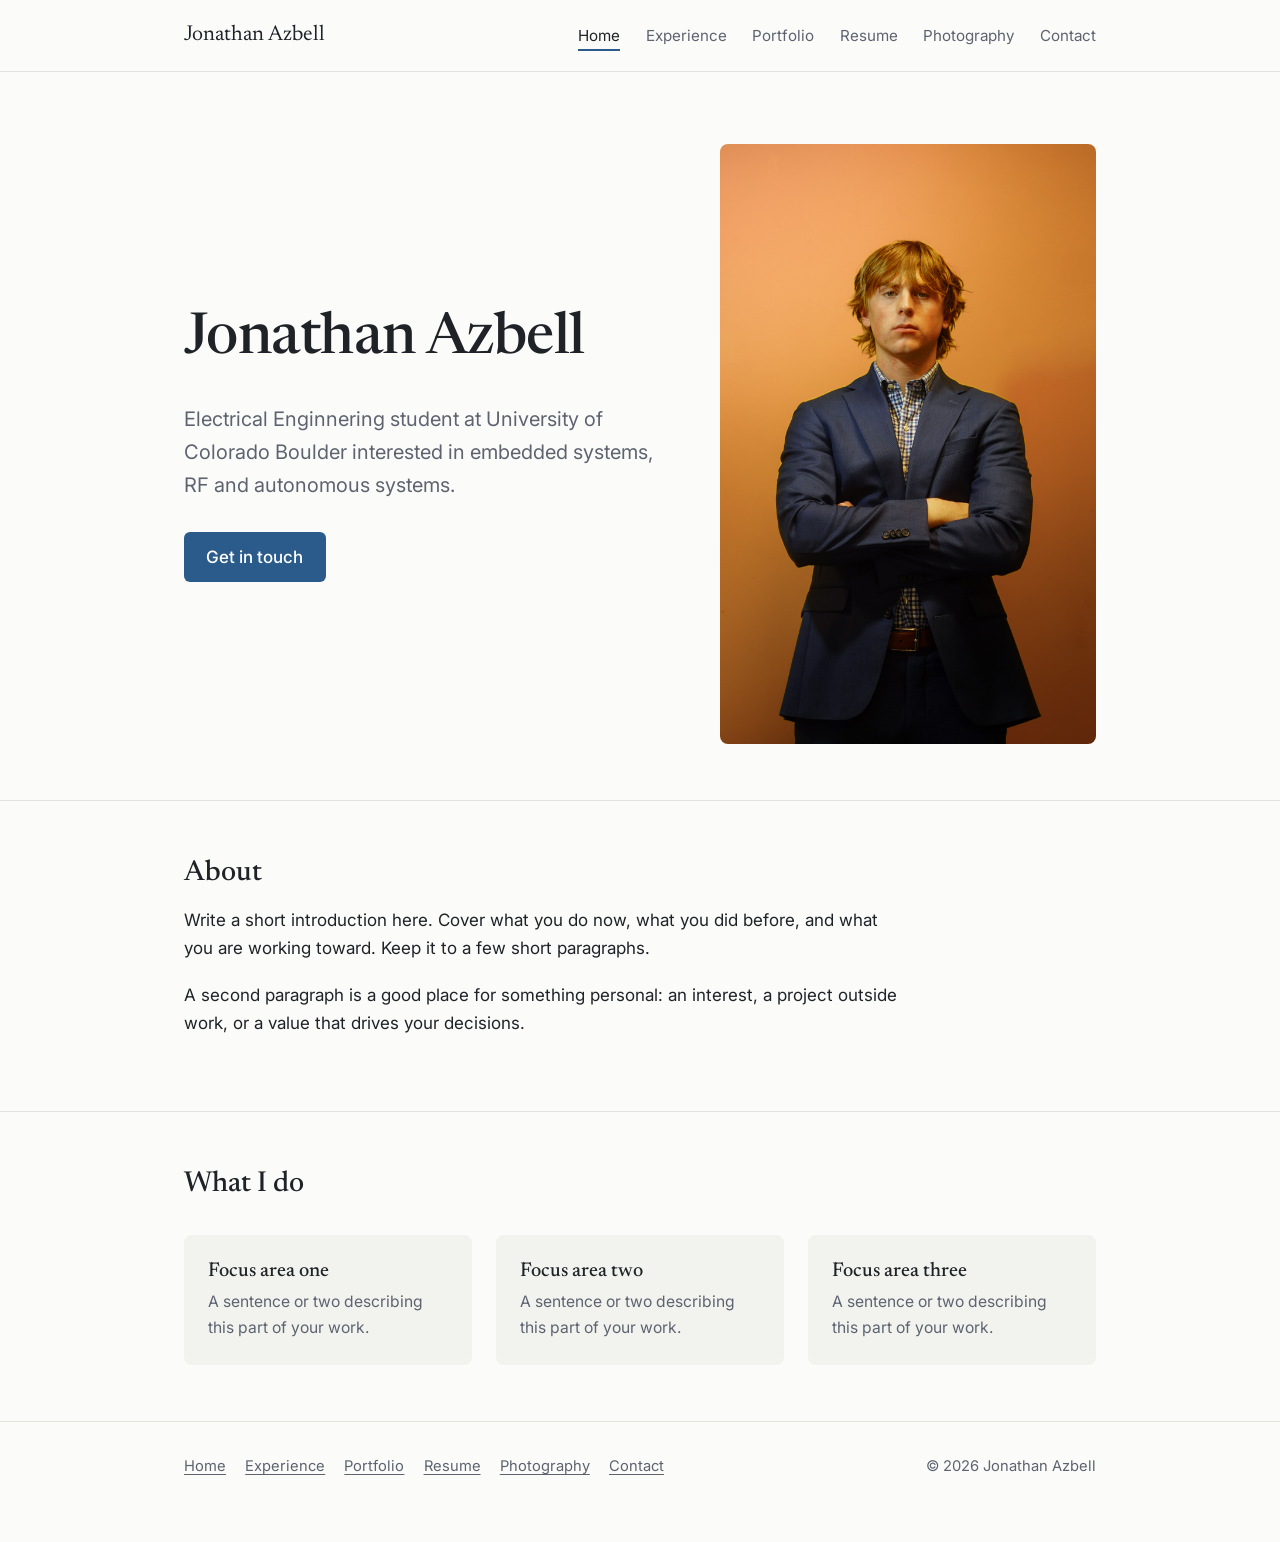
<file: index.html>
<!DOCTYPE html>
<html lang="en">
<head>
  <meta charset="utf-8">
  <meta name="viewport" content="width=device-width, initial-scale=1">
  <title>Jonathan Azbell - Electrical Engineering</title>
  <meta name="description" content="A short description of who you are and what you do.">
  <meta property="og:title" content="Jonathan Azbell- Electrical Engineering Student">
  <meta property="og:description" content="Electrical Engineering student interested in embedded systems, RF, and autonomous systems.">
  <meta property="og:type" content="website">
  <link rel="preconnect" href="https://fonts.googleapis.com">
  <link rel="preconnect" href="https://fonts.gstatic.com" crossorigin>
  <link href="https://fonts.googleapis.com/css2?family=Inter:wght@400;500&family=Newsreader:opsz,wght@6..72,400;6..72,500&display=swap" rel="stylesheet">
  <link rel="stylesheet" href="style.css">
</head>
<body>
  <header class="site-header">
    <div class="wrap">
      <a class="brand" href="index.html">Jonathan Azbell</a>
      <button class="nav-toggle" aria-expanded="false" aria-controls="site-nav">Menu</button>
      <nav class="site-nav" id="site-nav" aria-label="Main">
      <ul>
        <li><a href="index.html" aria-current="page">Home</a></li>
        <li><a href="experience.html">Experience</a></li>
        <li><a href="portfolio.html">Portfolio</a></li>
        <li><a href="resume.html">Resume</a></li>
        <li><a href="photography.html">Photography</a></li>
        <li><a href="contact.html">Contact</a></li>
      </ul>
      </nav>
    </div>
  </header>

  <main>
    <section class="hero">
      <div class="wrap hero-grid">
        <div>
          <h1>Jonathan Azbell</h1>
          <p class="lead">Electrical Enginnering student at University of Colorado Boulder interested in embedded systems, RF and autonomous systems.</p>
          <a class="button" href="contact.html">Get in touch</a>
        </div>
        <img class="hero-photo" src="images\pict261117_1659070000-2.jpg" alt="Portrait of Your Name" width="480" height="600">
      </div>
    </section>

    <section>
      <div class="wrap">
        <h2>About</h2>
        <p>Write a short introduction here. Cover what you do now, what you did before, and what you are working toward. Keep it to a few short paragraphs.</p>
        <p>A second paragraph is a good place for something personal: an interest, a project outside work, or a value that drives your decisions.</p>
      </div>
    </section>

    <section>
      <div class="wrap">
        <h2>What I do</h2>
        <div class="cards">
          <div class="card">
            <h3>Focus area one</h3>
            <p>A sentence or two describing this part of your work.</p>
          </div>
          <div class="card">
            <h3>Focus area two</h3>
            <p>A sentence or two describing this part of your work.</p>
          </div>
          <div class="card">
            <h3>Focus area three</h3>
            <p>A sentence or two describing this part of your work.</p>
          </div>
        </div>
      </div>
    </section>
  </main>

  <footer class="site-footer">
    <div class="wrap">
      <ul>
        <li><a href="index.html">Home</a></li>
        <li><a href="experience.html">Experience</a></li>
        <li><a href="portfolio.html">Portfolio</a></li>
        <li><a href="resume.html">Resume</a></li>
        <li><a href="photography.html">Photography</a></li>
        <li><a href="contact.html">Contact</a></li>
      </ul>
      <p>&copy; <span id="year">2026</span> Jonathan Azbell</p>
    </div>
  </footer>
  <script src="script.js"></script>
</body>
</html>
</file>
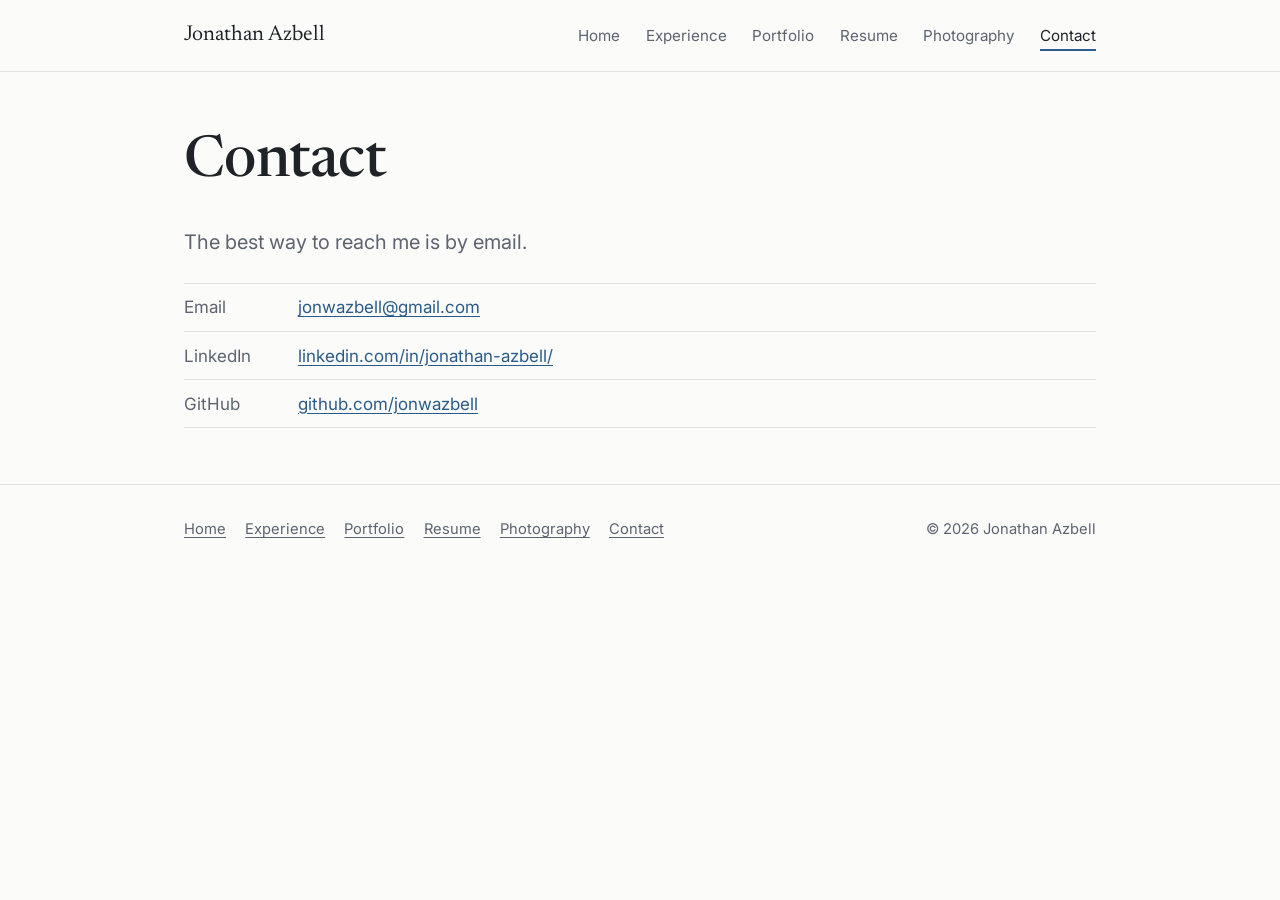
<file: contact.html>
<!DOCTYPE html>
<html lang="en">
<head>
  <meta charset="utf-8">
  <meta name="viewport" content="width=device-width, initial-scale=1">
  <title>Contact — Jonathan Azbell</title>
  <meta name="description" content="How to get in touch.">
  <meta property="og:title" content="Contact — Jonathan Azbell">
  <meta property="og:description" content="How to get in touch.">
  <meta property="og:type" content="website">
  <link rel="preconnect" href="https://fonts.googleapis.com">
  <link rel="preconnect" href="https://fonts.gstatic.com" crossorigin>
  <link href="https://fonts.googleapis.com/css2?family=Inter:wght@400;500&family=Newsreader:opsz,wght@6..72,400;6..72,500&display=swap" rel="stylesheet">
  <link rel="stylesheet" href="style.css">
</head>
<body>
  <header class="site-header">
    <div class="wrap">
      <a class="brand" href="index.html">Jonathan Azbell</a>
      <button class="nav-toggle" aria-expanded="false" aria-controls="site-nav">Menu</button>
      <nav class="site-nav" id="site-nav" aria-label="Main">
      <ul>
        <li><a href="index.html">Home</a></li>
        <li><a href="experience.html">Experience</a></li>
        <li><a href="portfolio.html">Portfolio</a></li>
        <li><a href="resume.html">Resume</a></li>
        <li><a href="photography.html">Photography</a></li>
        <li><a href="contact.html" aria-current="page">Contact</a></li>
      </ul>
      </nav>
    </div>
  </header>

  <main>
    <section>
      <div class="wrap">
        <h1>Contact</h1>
        <p class="lead">The best way to reach me is by email.</p>
        <ul class="contact-list">
          <li><span>Email</span><a href="mailto:jonwazbell@gmail.com">jonwazbell@gmail.com</a></li>
          <li><span>LinkedIn</span><a href="https://www.linkedin.com/in/jonathan-azbell/">linkedin.com/in/jonathan-azbell/</a></li>
          <li><span>GitHub</span><a href="https://github.com/jonwazbell">github.com/jonwazbell</a></li>
        </ul>
      </div>
    </section>
  </main>

  <footer class="site-footer">
    <div class="wrap">
      <ul>
        <li><a href="index.html">Home</a></li>
        <li><a href="experience.html">Experience</a></li>
        <li><a href="portfolio.html">Portfolio</a></li>
        <li><a href="resume.html">Resume</a></li>
        <li><a href="photography.html">Photography</a></li>
        <li><a href="contact.html">Contact</a></li>
      </ul>
      <p>&copy; <span id="year">2026</span> Jonathan Azbell</p>
    </div>
  </footer>
  <script src="script.js"></script>
</body>
</html>
</file>
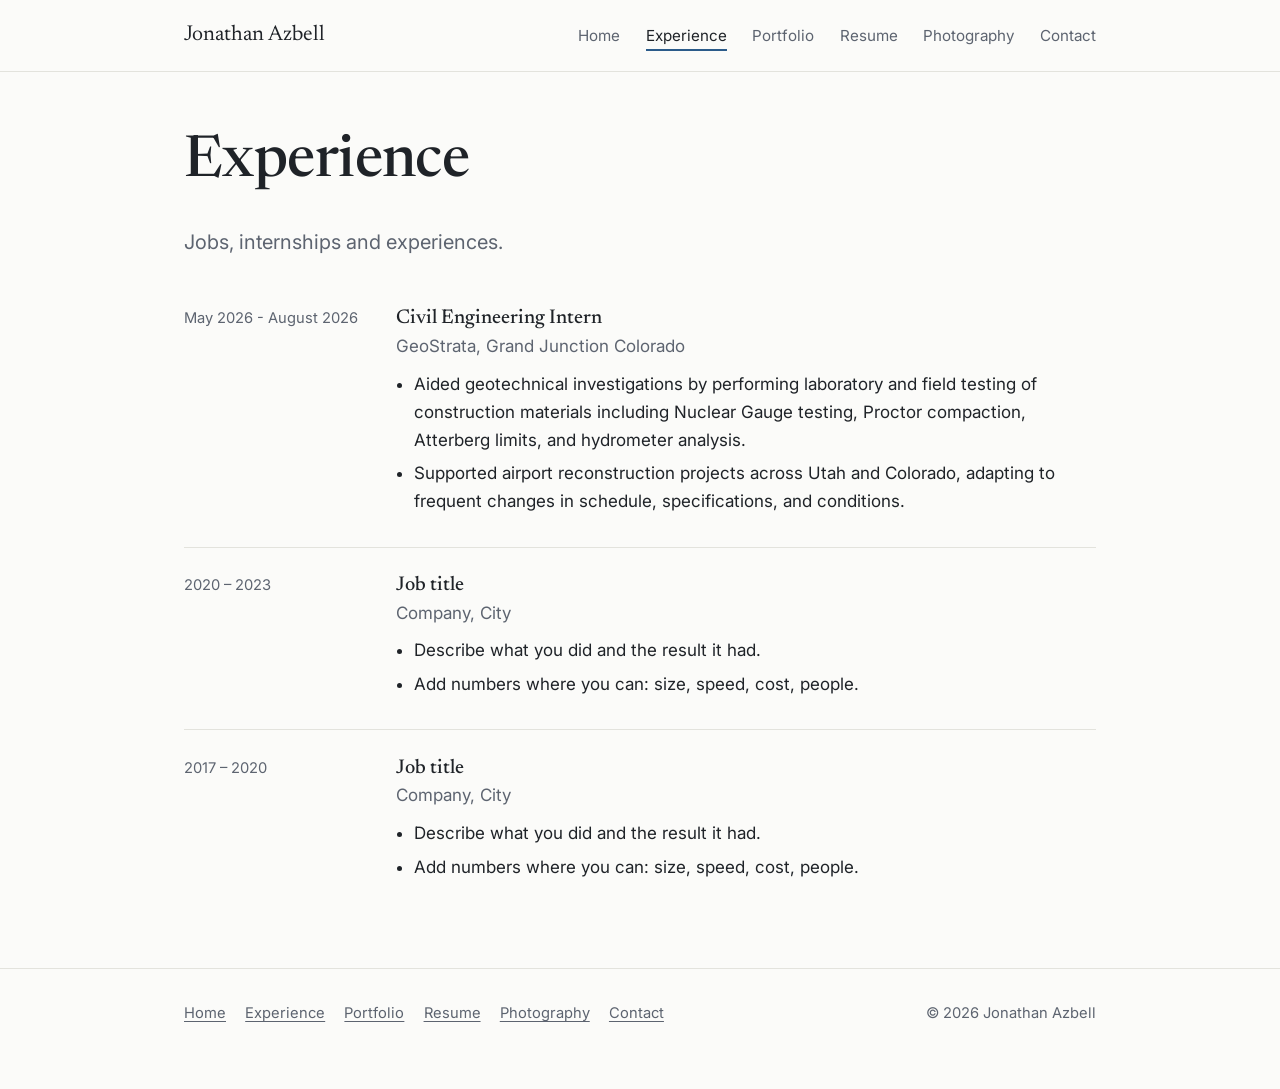
<file: experience.html>
<!DOCTYPE html>
<html lang="en">
<head>
  <meta charset="utf-8">
  <meta name="viewport" content="width=device-width, initial-scale=1">
  <title>Experience — Jonathan Azbell</title>
  <meta name="description" content="Where I've worked and what I've built.">
  <meta property="og:title" content="Experience — Jonathan Azbell">
  <meta property="og:description" content="Where I've worked and what I've built.">
  <meta property="og:type" content="website">
  <link rel="preconnect" href="https://fonts.googleapis.com">
  <link rel="preconnect" href="https://fonts.gstatic.com" crossorigin>
  <link href="https://fonts.googleapis.com/css2?family=Inter:wght@400;500&family=Newsreader:opsz,wght@6..72,400;6..72,500&display=swap" rel="stylesheet">
  <link rel="stylesheet" href="style.css">
</head>
<body>
  <header class="site-header">
    <div class="wrap">
      <a class="brand" href="index.html">Jonathan Azbell</a>
      <button class="nav-toggle" aria-expanded="false" aria-controls="site-nav">Menu</button>
      <nav class="site-nav" id="site-nav" aria-label="Main">
      <ul>
        <li><a href="index.html">Home</a></li>
        <li><a href="experience.html" aria-current="page">Experience</a></li>
        <li><a href="portfolio.html">Portfolio</a></li>
        <li><a href="resume.html">Resume</a></li>
        <li><a href="photography.html">Photography</a></li>
        <li><a href="contact.html">Contact</a></li>
      </ul>
      </nav>
    </div>
  </header>

  <main>
    <section>
      <div class="wrap">
        <h1>Experience</h1>
        <p class="lead">Jobs, internships and experiences.</p>
        <div class="entry">
          <div class="when">May 2026 - August 2026</div>
          <div>
            <h3>Civil Engineering Intern</h3>
            <div class="where">GeoStrata, Grand Junction Colorado</div>
            <ul>
            <li>Aided geotechnical investigations by performing laboratory and field testing of construction materials including Nuclear
                Gauge testing, Proctor compaction, Atterberg limits, and hydrometer analysis.</li>
            <li>Supported airport reconstruction projects across Utah and Colorado, adapting to frequent changes in schedule,
                specifications, and conditions.</li>
            </ul>
          </div>
        </div>
        <div class="entry">
          <div class="when">2020 – 2023</div>
          <div>
            <h3>Job title</h3>
            <div class="where">Company, City</div>
            <ul>
            <li>Describe what you did and the result it had.</li>
            <li>Add numbers where you can: size, speed, cost, people.</li>
            </ul>
          </div>
        </div>
        <div class="entry">
          <div class="when">2017 – 2020</div>
          <div>
            <h3>Job title</h3>
            <div class="where">Company, City</div>
            <ul>
            <li>Describe what you did and the result it had.</li>
            <li>Add numbers where you can: size, speed, cost, people.</li>
            </ul>
          </div>
        </div>
      </div>
    </section>
  </main>

  <footer class="site-footer">
    <div class="wrap">
      <ul>
        <li><a href="index.html">Home</a></li>
        <li><a href="experience.html">Experience</a></li>
        <li><a href="portfolio.html">Portfolio</a></li>
        <li><a href="resume.html">Resume</a></li>
        <li><a href="photography.html">Photography</a></li>
        <li><a href="contact.html">Contact</a></li>
      </ul>
      <p>&copy; <span id="year">2026</span> Jonathan Azbell</p>
    </div>
  </footer>
  <script src="script.js"></script>
</body>
</html>
</file>
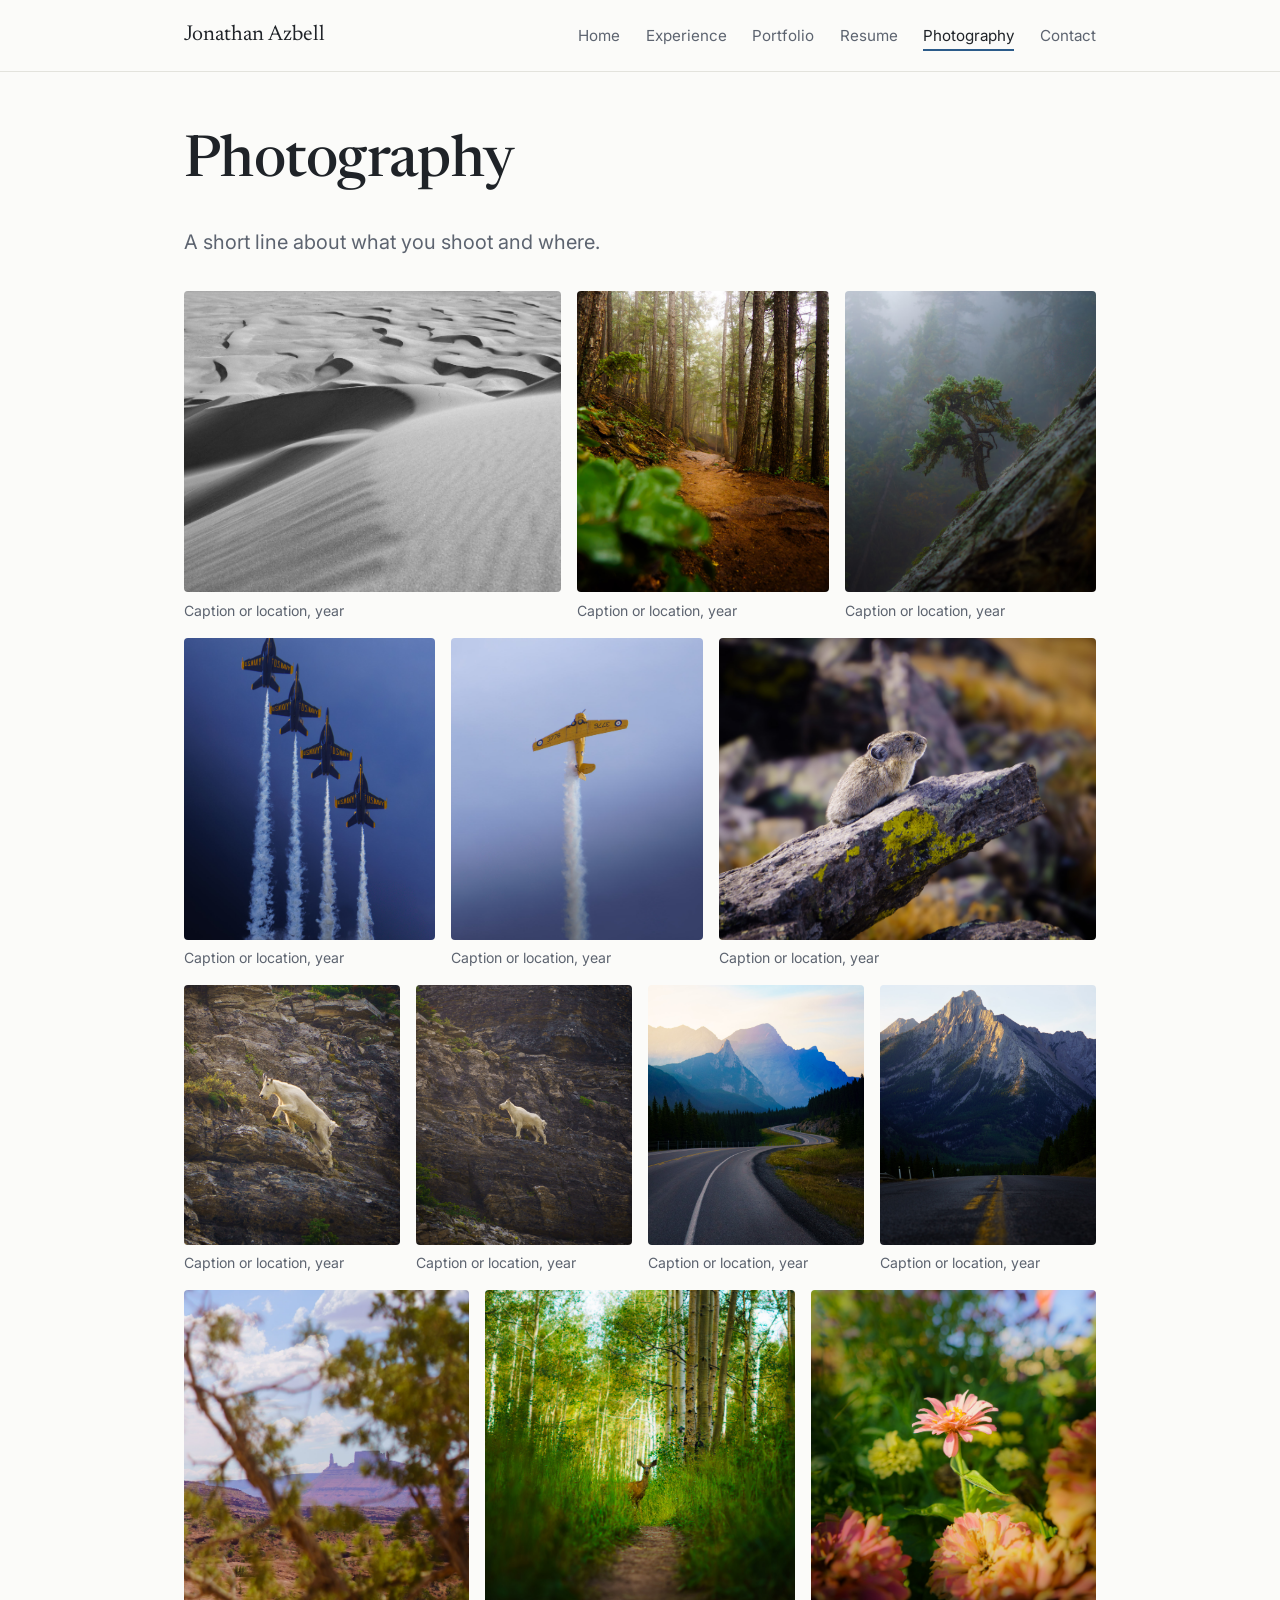
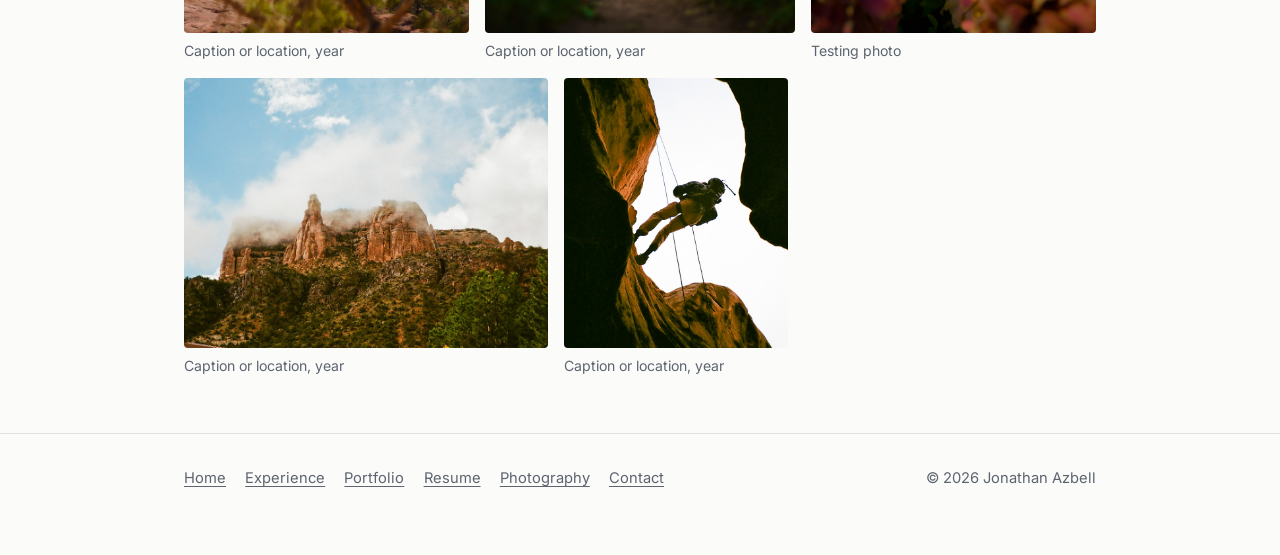
<file: photography.html>
<!DOCTYPE html>
<html lang="en">
<head>
  <meta charset="utf-8">
  <meta name="viewport" content="width=device-width, initial-scale=1">
  <title>Photography — Jonathan Azbell</title>
  <meta name="description" content="Photography by Jonathan Azbell.">
  <meta property="og:title" content="Photography — Jonathan Azbell">
  <meta property="og:description" content="Photography by Jonathan Azbell.">
  <meta property="og:type" content="website">
  <link rel="preconnect" href="https://fonts.googleapis.com">
  <link rel="preconnect" href="https://fonts.gstatic.com" crossorigin>
  <link href="https://fonts.googleapis.com/css2?family=Inter:wght@400;500&family=Newsreader:opsz,wght@6..72,400;6..72,500&display=swap" rel="stylesheet">
  <link rel="stylesheet" href="style.css">
</head>
<body>
  <header class="site-header">
    <div class="wrap">
      <a class="brand" href="index.html">Jonathan Azbell</a>
      <button class="nav-toggle" aria-expanded="false" aria-controls="site-nav">Menu</button>
      <nav class="site-nav" id="site-nav" aria-label="Main">
      <ul>
        <li><a href="index.html">Home</a></li>
        <li><a href="experience.html">Experience</a></li>
        <li><a href="portfolio.html">Portfolio</a></li>
        <li><a href="resume.html">Resume</a></li>
        <li><a href="photography.html" aria-current="page">Photography</a></li>
        <li><a href="contact.html">Contact</a></li>
      </ul>
      </nav>
    </div>
  </header>

  <main>
    <section>
      <div class="wrap">
        <h1>Photography</h1>
        <p class="lead">A short line about what you shoot and where.</p>
        <div class="gallery">
        <figure>
          <a href="images/IMG_7014.jpg"><img src="images/IMG_7014.jpg" alt="Describe photo 1" loading="lazy"></a>
          <figcaption>Caption or location, year</figcaption>
        </figure>
        <figure>
          <a href="images/DSC06339.jpg"><img src="images/DSC06339.jpg" alt="Describe photo 2" loading="lazy"></a>
          <figcaption>Caption or location, year</figcaption>
        </figure>
        <figure>
          <a href="images/DSC06316.jpg"><img src="images/DSC06316.jpg" alt="Describe photo 3" loading="lazy"></a>
          <figcaption>Caption or location, year</figcaption>
        </figure>
        <figure>
          <a href="images/DSC06155.jpg"><img src="images/DSC06155.jpg" alt="Describe photo 4" loading="lazy"></a>
          <figcaption>Caption or location, year</figcaption>
        </figure>
        <figure>
          <a href="images/DSC05556.jpg"><img src="images/DSC05556.jpg" alt="Describe photo 5" loading="lazy"></a>
          <figcaption>Caption or location, year</figcaption>
        </figure>
        <figure>
          <a href="images/DSC05211.jpg"><img src="images/DSC05211.jpg" alt="Describe photo 6" loading="lazy"></a>
          <figcaption>Caption or location, year</figcaption>
        </figure>
        <figure>
          <a href="images/DSC04499-2.jpg"><img src="images/DSC04499-2.jpg" alt="Describe photo 7" loading="lazy"></a>
          <figcaption>Caption or location, year</figcaption>
        </figure>
        <figure>
          <a href="images\000789680014.jpg"><img src="images/DSC04496.jpg" alt="Describe photo 8" loading="lazy"></a>
          <figcaption>Caption or location, year</figcaption>
        </figure>
        <figure>
          <a href="images/DSC04248.jpg"><img src="images/DSC04248.jpg" alt="Describe photo 9" loading="lazy"></a>
          <figcaption>Caption or location, year</figcaption>
        </figure>
        <figure>
          <a href="images/DSC04089.jpg"><img src="images/DSC04089.jpg" alt="Describe photo 10" loading="lazy"></a>
          <figcaption>Caption or location, year</figcaption>
        </figure>
        <figure>
          <a href="images/DSC03149.jpg"><img src="images/DSC03149.jpg" alt="Describe photo 11" loading="lazy"></a>
          <figcaption>Caption or location, year</figcaption>
        </figure>
        <figure>
          <a href="images/DSC02913.jpg"><img src="images/DSC02913.jpg" alt="Describe photo 12" loading="lazy"></a>
          <figcaption>Caption or location, year</figcaption>
        </figure>
        <figure>
          <a href="images/DSC02525.jpg"><img src="images/DSC02525.jpg" alt="Describe photo 13" loading="lazy"></a>
          <figcaption>Testing photo</figcaption>
        </figure>
        <figure>
          <a href="images/000789670008.jpg"><img src="images/000789670008.jpg" alt="Describe photo 14" loading="lazy"></a>
          <figcaption>Caption or location, year</figcaption>
        </figure>
         <figure>
          <a href="images\000789680014.jpg"><img src="images\000789680014.jpg" alt="Describe photo 14" loading="lazy"></a>
          <figcaption>Caption or location, year</figcaption>
        </figure>
        </div>
      </div>
    </section>
  </main>

  <footer class="site-footer">
    <div class="wrap">
      <ul>
        <li><a href="index.html">Home</a></li>
        <li><a href="experience.html">Experience</a></li>
        <li><a href="portfolio.html">Portfolio</a></li>
        <li><a href="resume.html">Resume</a></li>
        <li><a href="photography.html">Photography</a></li>
        <li><a href="contact.html">Contact</a></li>
      </ul>
      <p>&copy; <span id="year">2026</span> Jonathan Azbell</p>
    </div>
  </footer>
  <script src="script.js"></script>
</body>
</html>
</file>
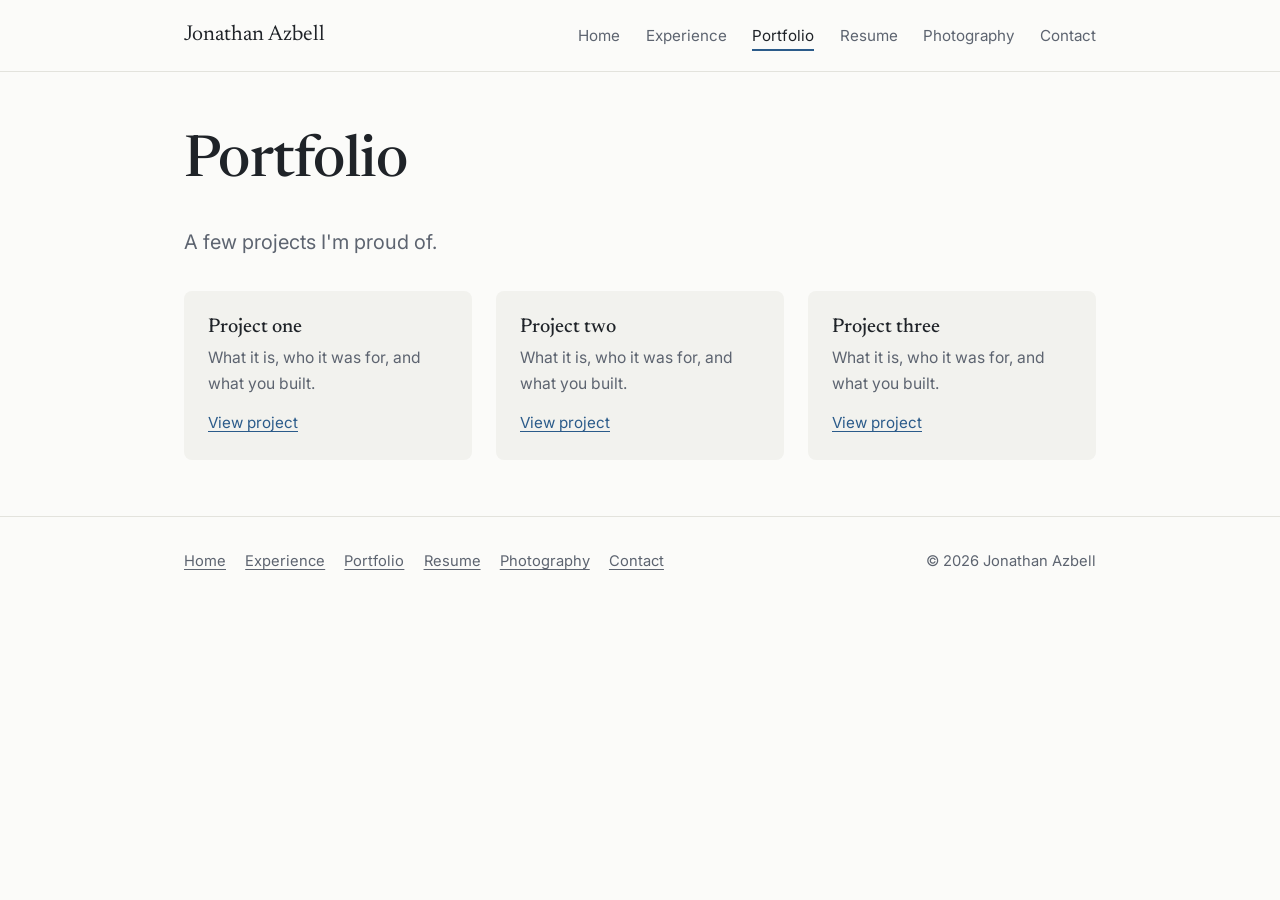
<file: portfolio.html>
<!DOCTYPE html>
<html lang="en">
<head>
  <meta charset="utf-8">
  <meta name="viewport" content="width=device-width, initial-scale=1">
  <title>Portfolio — Jonathan Azbell</title>
  <meta name="description" content="Selected projects and work.">
  <meta property="og:title" content="Portfolio — Your Name">
  <meta property="og:description" content="Selected projects and work.">
  <meta property="og:type" content="website">
  <link rel="preconnect" href="https://fonts.googleapis.com">
  <link rel="preconnect" href="https://fonts.gstatic.com" crossorigin>
  <link href="https://fonts.googleapis.com/css2?family=Inter:wght@400;500&family=Newsreader:opsz,wght@6..72,400;6..72,500&display=swap" rel="stylesheet">
  <link rel="stylesheet" href="style.css">
</head>
<body>
  <header class="site-header">
    <div class="wrap">
      <a class="brand" href="index.html">Jonathan Azbell</a>
      <button class="nav-toggle" aria-expanded="false" aria-controls="site-nav">Menu</button>
      <nav class="site-nav" id="site-nav" aria-label="Main">
      <ul>
        <li><a href="index.html">Home</a></li>
        <li><a href="experience.html">Experience</a></li>
        <li><a href="portfolio.html" aria-current="page">Portfolio</a></li>
        <li><a href="resume.html">Resume</a></li>
        <li><a href="photography.html">Photography</a></li>
        <li><a href="contact.html">Contact</a></li>
      </ul>
      </nav>
    </div>
  </header>

  <main>
    <section>
      <div class="wrap">
        <h1>Portfolio</h1>
        <p class="lead">A few projects I'm proud of.</p>
        <div class="cards">
          <div class="card">
            <h3>Project one</h3>
            <p>What it is, who it was for, and what you built.</p>
            <a class="card-link" href="#">View project</a>
          </div>
          <div class="card">
            <h3>Project two</h3>
            <p>What it is, who it was for, and what you built.</p>
            <a class="card-link" href="#">View project</a>
          </div>
          <div class="card">
            <h3>Project three</h3>
            <p>What it is, who it was for, and what you built.</p>
            <a class="card-link" href="#">View project</a>
          </div>
        </div>
      </div>
    </section>
  </main>

  <footer class="site-footer">
    <div class="wrap">
      <ul>
        <li><a href="index.html">Home</a></li>
        <li><a href="experience.html">Experience</a></li>
        <li><a href="portfolio.html">Portfolio</a></li>
        <li><a href="resume.html">Resume</a></li>
        <li><a href="photography.html">Photography</a></li>
        <li><a href="contact.html">Contact</a></li>
      </ul>
      <p>&copy; <span id="year">2026</span> Jonathan Azbell</p>
    </div>
  </footer>
  <script src="script.js"></script>
</body>
</html>
</file>
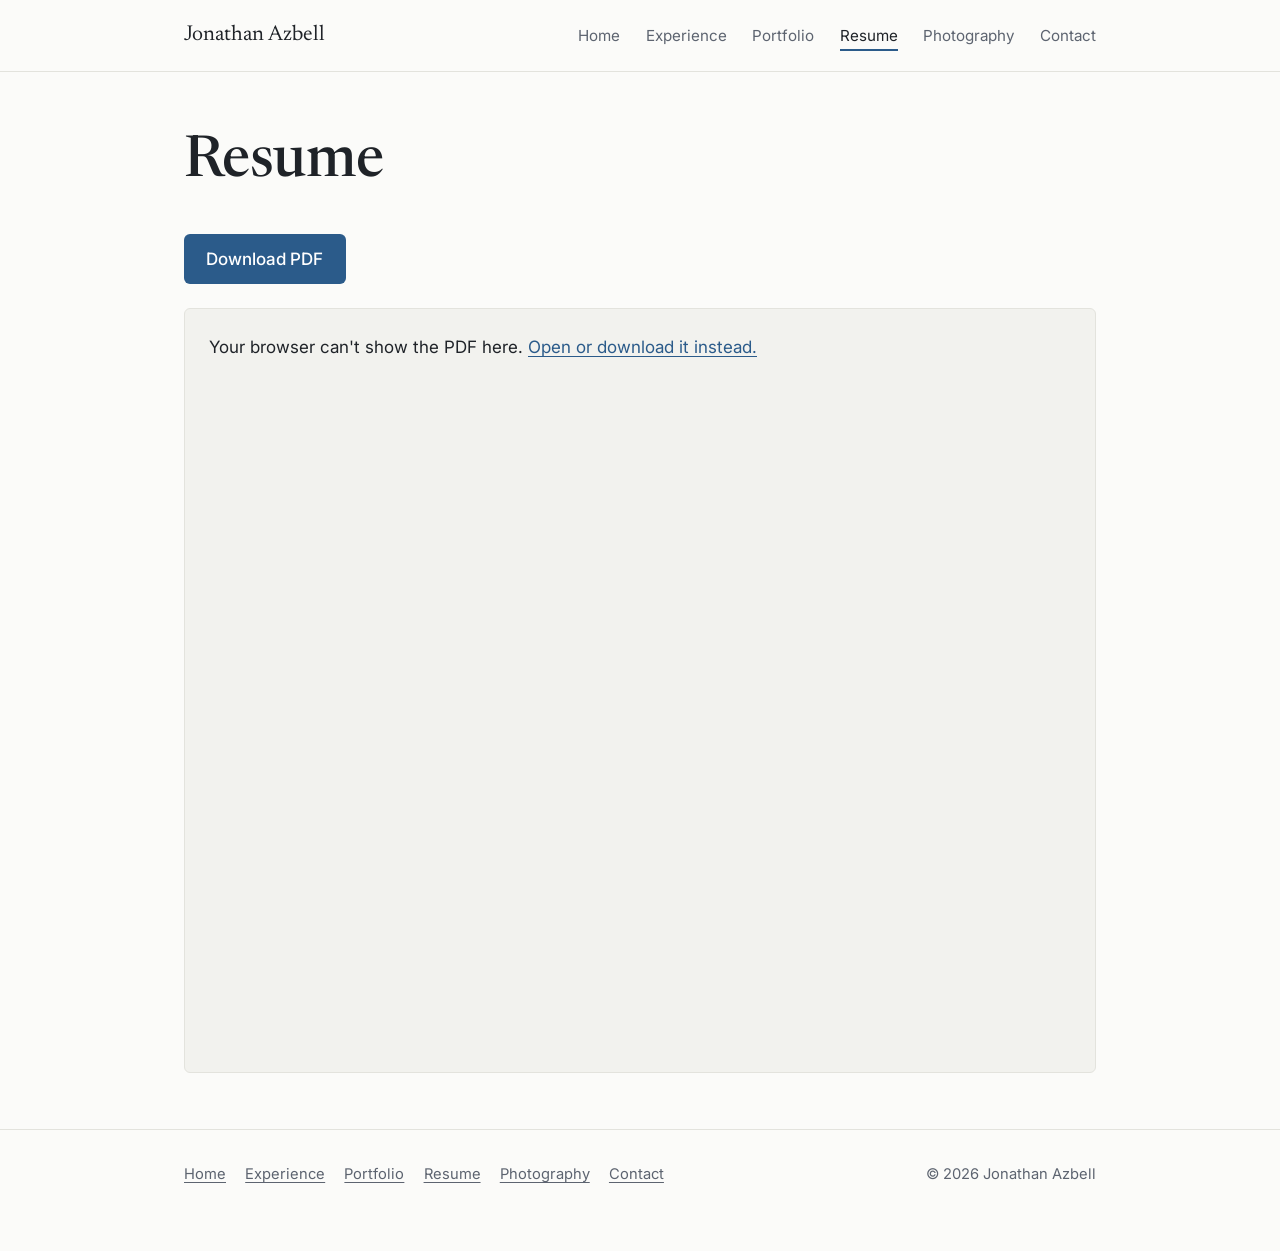
<file: resume.html>
<!DOCTYPE html>
<html lang="en">
<head>
  <meta charset="utf-8">
  <meta name="viewport" content="width=device-width, initial-scale=1">
  <title>Resume — Jonathan Azbell</title>
  <meta name="description" content="Resume of Jonathan Azbell.">
  <meta property="og:title" content="Resume — Jonathan Azbell">
  <meta property="og:description" content="Resume of Jonathan Azbell.">
  <meta property="og:type" content="website">
  <link rel="preconnect" href="https://fonts.googleapis.com">
  <link rel="preconnect" href="https://fonts.gstatic.com" crossorigin>
  <link href="https://fonts.googleapis.com/css2?family=Inter:wght@400;500&family=Newsreader:opsz,wght@6..72,400;6..72,500&display=swap" rel="stylesheet">
  <link rel="stylesheet" href="style.css">
</head>
<body>
  <header class="site-header">
    <div class="wrap">
      <a class="brand" href="index.html">Jonathan Azbell</a>
      <button class="nav-toggle" aria-expanded="false" aria-controls="site-nav">Menu</button>
      <nav class="site-nav" id="site-nav" aria-label="Main">
      <ul>
        <li><a href="index.html">Home</a></li>
        <li><a href="experience.html">Experience</a></li>
        <li><a href="portfolio.html">Portfolio</a></li>
        <li><a href="resume.html" aria-current="page">Resume</a></li>
        <li><a href="photography.html">Photography</a></li>
        <li><a href="contact.html">Contact</a></li>
      </ul>
      </nav>
    </div>
  </header>

  <main>
    <section>
      <div class="wrap">
        <h1>Resume</h1>
        <p><a class="button" href="assets/Jonathan_Azbell_Resume.pdf" download>Download PDF</a></p>
        <object class="pdf-frame" data="assets/Jonathan_Azbell_Resume.pdf#view=FitH" type="application/pdf" aria-label="Resume PDF">
          <p>Your browser can't show the PDF here. <a href="assets/Jonathan_Azbell_Resume.pdf">Open or download it instead.</a></p>
        </object>
      </div>
    </section>
  </main>

  <footer class="site-footer">
    <div class="wrap">
      <ul>
        <li><a href="index.html">Home</a></li>
        <li><a href="experience.html">Experience</a></li>
        <li><a href="portfolio.html">Portfolio</a></li>
        <li><a href="resume.html">Resume</a></li>
        <li><a href="photography.html">Photography</a></li>
        <li><a href="contact.html">Contact</a></li>
      </ul>
      <p>&copy; <span id="year">2026</span> Jonathan Azbell</p>
    </div>
  </footer>
  <script src="script.js"></script>
</body>
</html>
</file>
<file: style.css>
/* ---------- Tokens ---------- */
:root {
  --bg: #fbfbf9;
  --surface: #f2f2ee;
  --ink: #1f2328;
  --muted: #5d6470;
  --line: #e3e3dd;
  --accent: #2b5b8a;
  --accent-hover: #1d4163;
  --serif: "Newsreader", Georgia, "Times New Roman", serif;
  --sans: "Inter", system-ui, -apple-system, "Segoe UI", Roboto, sans-serif;
  --max: 960px;
}
@media (prefers-color-scheme: dark) {
  :root:not([data-theme="light"]) {
    --bg: #16181b;
    --surface: #1e2125;
    --ink: #e8e8e4;
    --muted: #a0a6b0;
    --line: #2d3136;
    --accent: #7fb0e0;
    --accent-hover: #a6c8ea;
  }
}

/* ---------- Base ---------- */
*, *::before, *::after { box-sizing: border-box; }
html { scroll-behavior: smooth; }
body {
  margin: 0;
  background: var(--bg);
  color: var(--ink);
  font-family: var(--sans);
  font-size: 1.0625rem;
  line-height: 1.65;
  -webkit-font-smoothing: antialiased;
}
img { max-width: 100%; display: block; }
a { color: var(--accent); text-underline-offset: 3px; }
a:hover { color: var(--accent-hover); }
:focus-visible { outline: 2px solid var(--accent); outline-offset: 3px; border-radius: 2px; }

h1, h2, h3 { font-family: var(--serif); font-weight: 500; line-height: 1.2; margin: 0 0 .5em; }
h1 { font-size: clamp(2.4rem, 6vw, 3.6rem); letter-spacing: -0.01em; }
h2 { font-size: 1.8rem; }
h3 { font-size: 1.25rem; }
p { margin: 0 0 1.1em; max-width: 65ch; }
.lead { font-size: 1.25rem; color: var(--muted); }
.muted { color: var(--muted); }

.wrap { max-width: var(--max); margin: 0 auto; padding: 0 1.5rem; }
section { padding: 3.5rem 0; }
section + section { border-top: 1px solid var(--line); }

/* ---------- Header / nav ---------- */
.site-header { border-bottom: 1px solid var(--line); }
.site-header .wrap {
  display: flex; align-items: center; justify-content: space-between;
  gap: 1rem; padding-top: 1.1rem; padding-bottom: 1.1rem;
}
.brand { font-family: var(--serif); font-size: 1.35rem; color: var(--ink); text-decoration: none; }
.site-nav ul { list-style: none; display: flex; gap: 1.6rem; margin: 0; padding: 0; }
.site-nav a { color: var(--muted); text-decoration: none; font-size: .95rem; padding: .25rem 0; border-bottom: 2px solid transparent; }
.site-nav a:hover { color: var(--ink); }
.site-nav a[aria-current="page"] { color: var(--ink); border-bottom-color: var(--accent); }

.nav-toggle {
  display: none; background: none; border: 1px solid var(--line); color: var(--ink);
  font: inherit; font-size: .9rem; padding: .35rem .8rem; border-radius: 6px; cursor: pointer;
}
@media (max-width: 680px) {
  .nav-toggle { display: block; }
  .site-header .wrap { flex-wrap: wrap; }
  .site-nav { width: 100%; display: none; }
  .site-nav.open { display: block; }
  .site-nav ul { flex-direction: column; gap: .4rem; padding: .6rem 0 .2rem; }
}

/* ---------- Home ---------- */
.hero { padding: 4.5rem 0 3.5rem; }
.hero-grid { display: grid; grid-template-columns: 1.3fr 1fr; gap: 3rem; align-items: center; }
.hero-photo { aspect-ratio: 4 / 5; width: 100%; object-fit: cover; border-radius: 8px; background: var(--surface); }
@media (max-width: 780px) {
  .hero-grid { grid-template-columns: 1fr; gap: 2rem; }
  .hero-photo { max-width: 320px; }
}

.button {
  display: inline-block; background: var(--accent); color: #fff; text-decoration: none;
  padding: .7rem 1.4rem; border-radius: 6px; font-weight: 500; margin-top: .5rem;
}
.button:hover { background: var(--accent-hover); color: #fff; }
@media (prefers-color-scheme: dark) { :root:not([data-theme="light"]) .button { color: #101214; } :root:not([data-theme="light"]) .button:hover { color: #101214; } }

.cards { display: grid; grid-template-columns: repeat(auto-fit, minmax(260px, 1fr)); gap: 1.5rem; margin-top: 2rem; }
.card { background: var(--surface); border-radius: 8px; padding: 1.5rem; }
.card h3 { margin-bottom: .4rem; }
.card p { margin: 0; color: var(--muted); font-size: .98rem; }
.card a.card-link { display: inline-block; margin-top: .8rem; font-size: .95rem; }

/* ---------- Experience / Resume ---------- */
.entry { display: grid; grid-template-columns: 180px 1fr; gap: 1rem 2rem; padding: 1.6rem 0; border-top: 1px solid var(--line); }
.entry:first-of-type { border-top: 0; }
.entry .when { color: var(--muted); font-size: .92rem; }
.entry h3 { margin-bottom: .1rem; }
.entry .where { color: var(--muted); margin-bottom: .6rem; }
.entry ul { margin: 0; padding-left: 1.1rem; max-width: 65ch; }
.entry li { margin-bottom: .35rem; }
@media (max-width: 680px) { .entry { grid-template-columns: 1fr; gap: .3rem; } }

/* ---------- Contact ---------- */
.contact-list { list-style: none; padding: 0; margin: 1.5rem 0 0; }
.contact-list li { padding: .6rem 0; border-top: 1px solid var(--line); display: flex; gap: 1.5rem; }
.contact-list li:last-child { border-bottom: 1px solid var(--line); }
.contact-list span { color: var(--muted); min-width: 90px; }

/* ---------- Footer ---------- */
.site-footer { border-top: 1px solid var(--line); padding: 2rem 0 3rem; font-size: .92rem; color: var(--muted); }
.site-footer .wrap { display: flex; flex-wrap: wrap; justify-content: space-between; gap: 1rem; }
.site-footer ul { list-style: none; display: flex; gap: 1.2rem; margin: 0; padding: 0; }
.site-footer a { color: var(--muted); }
.site-footer a:hover { color: var(--ink); }

@media (prefers-reduced-motion: reduce) { html { scroll-behavior: auto; } }


/* ---------- Photography gallery ---------- */
/* Photos sit in rows; wider (landscape) photos get more width, so each row is about the same height. */
.gallery { display: flex; flex-wrap: wrap; gap: 1rem; margin-top: 2rem; }
.gallery::after { content: ""; flex-grow: 10; } /* keeps a short last row from stretching */
.gallery figure {
  --r: 1.5;                          /* width / height of the photo; set by script.js */
  margin: 0;
  flex-grow: var(--r);
  flex-basis: calc(var(--r) * 240px); /* 240px is the target row height */
}
.gallery a { display: block; }
.gallery img {
  width: 100%; height: auto; aspect-ratio: 3 / 2; object-fit: cover;
  border-radius: 4px; background: var(--surface);
}
.gallery a:hover img { opacity: .92; }
.gallery figcaption { font-size: .88rem; color: var(--muted); padding-top: .4rem; }


/* ---------- Embedded resume PDF ---------- */
.pdf-frame {
  display: block;
  width: 100%;
  height: 85vh;
  min-height: 600px;
  margin-top: 1.5rem;
  border: 1px solid var(--line);
  border-radius: 6px;
  background: var(--surface);
}
.pdf-frame p { padding: 1.5rem; }
</file>
